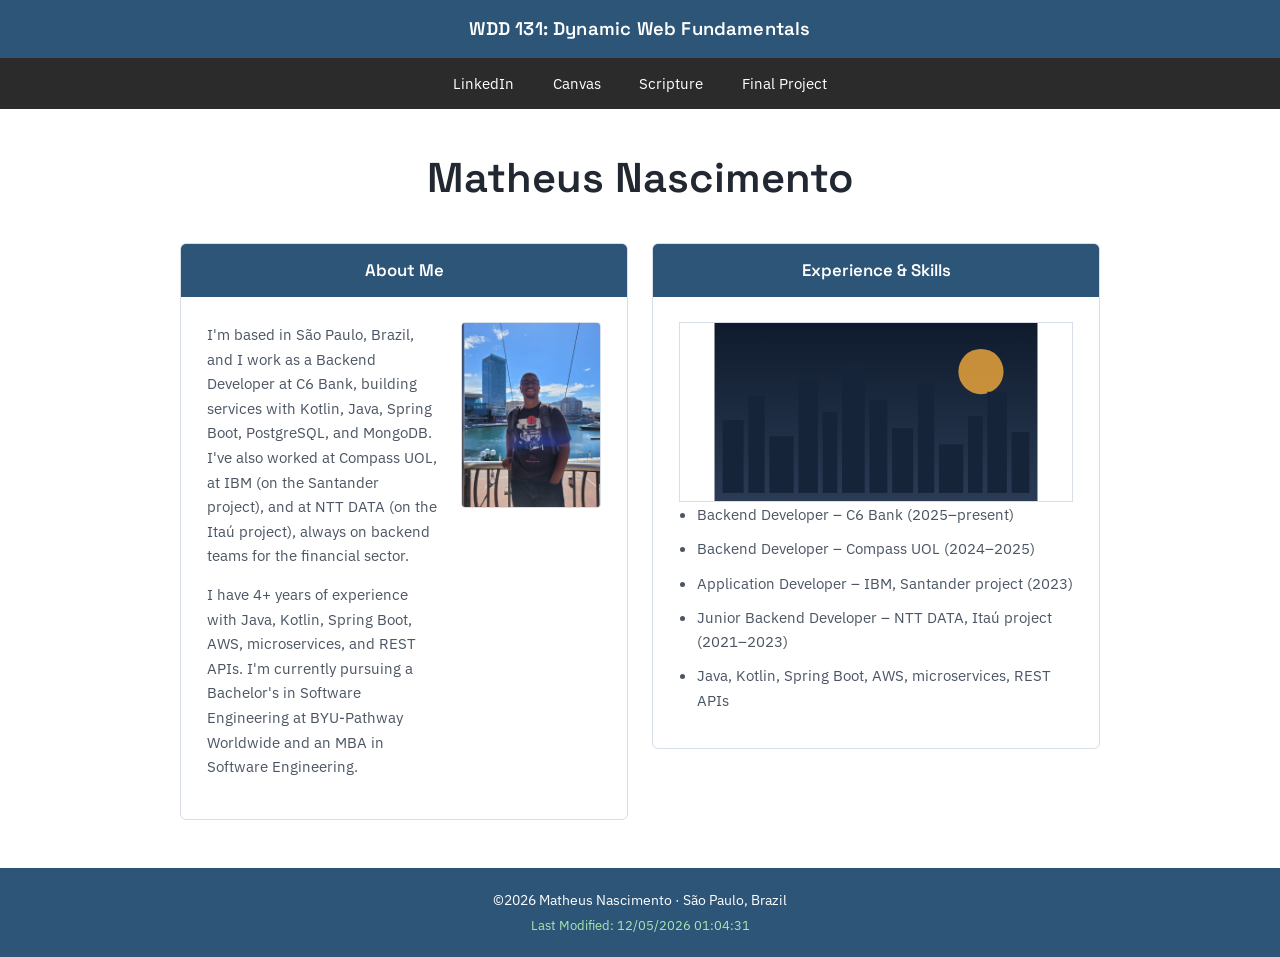
<file: index.html>
<!DOCTYPE html>
<html lang="pt-BR">
<head>
  <meta charset="UTF-8" />
  <meta name="viewport" content="width=device-width, initial-scale=1.0" />
  <title>WDD 131 – Dynamic Web Fundamentals – Matheus Nascimento</title>
  <meta name="description" content="Home page for Matheus Nascimento, a Backend Developer at C6 Bank with experience in Java, Kotlin, and Spring Boot" />
  <meta name="author" content="Matheus Nascimento" />
  <link rel="preconnect" href="https://fonts.googleapis.com" />
  <link rel="preconnect" href="https://fonts.gstatic.com" crossorigin />
  <link href="https://fonts.googleapis.com/css2?family=Space+Grotesk:wght@500;600&family=IBM+Plex+Sans:wght@400;500&display=swap" rel="stylesheet" />
  <link rel="stylesheet" href="styles/base.css" />
  <script src="scripts/getdates.js" defer></script>
</head>
<body>
  <header>
    <span id="course-title">WDD 131: Dynamic Web Fundamentals</span>
    <nav>
      <ul>
        <li><a href="https://www.linkedin.com/in/nascimento-matheus/" target="_blank" rel="noopener">LinkedIn</a></li>
        <li><a href="https://byupw.instructure.com/" target="_blank" rel="noopener">Canvas</a></li>
        <li><a href="https://www.churchofjesuschrist.org/study/scriptures" target="_blank" rel="noopener">Scripture</a></li>
        <li><a href="#">Final Project</a></li>
      </ul>
    </nav>
  </header>

  <main>
    <h1>Matheus Nascimento</h1>

    <div class="card-grid">
      <section class="card">
        <h2>About Me</h2>
        <div class="card-body about-layout">
          <div>
            <p>
              I'm based in São Paulo, Brazil, and I work as a Backend Developer
              at C6 Bank, building services with Kotlin, Java, Spring Boot,
              PostgreSQL, and MongoDB. I've also worked at Compass UOL, at IBM
              (on the Santander project), and at NTT DATA (on the Itaú
              project), always on backend teams for the financial sector.
            </p>
            <p>
              I have 4+ years of experience with Java, Kotlin, Spring Boot,
              AWS, microservices, and REST APIs. I'm currently pursuing a
              Bachelor's in Software Engineering at BYU-Pathway Worldwide and
              an MBA in Software Engineering.
            </p>
          </div>
          <img src="images/matheusnascimento.jpg" alt="Photo of Matheus Nascimento" width="140" height="180" />
        </div>
      </section>

      <section class="card">
        <h2>Experience &amp; Skills</h2>
        <div class="card-body">
          <img src="images/sp-skyline.svg" alt="Stylized São Paulo skyline at sunset" width="400" height="180" />
          <ul>
            <li>Backend Developer – C6 Bank (2025–present)</li>
            <li>Backend Developer – Compass UOL (2024–2025)</li>
            <li>Application Developer – IBM, Santander project (2023)</li>
            <li>Junior Backend Developer – NTT DATA, Itaú project (2021–2023)</li>
            <li>Java, Kotlin, Spring Boot, AWS, microservices, REST APIs</li>
          </ul>
        </div>
      </section>
    </div>
  </main>

  <footer>
    <p>&copy;<span id="currentyear"></span> Matheus Nascimento &middot; São Paulo, Brazil</p>
    <p id="lastModified"></p>
  </footer>
</body>
</html>
</file>
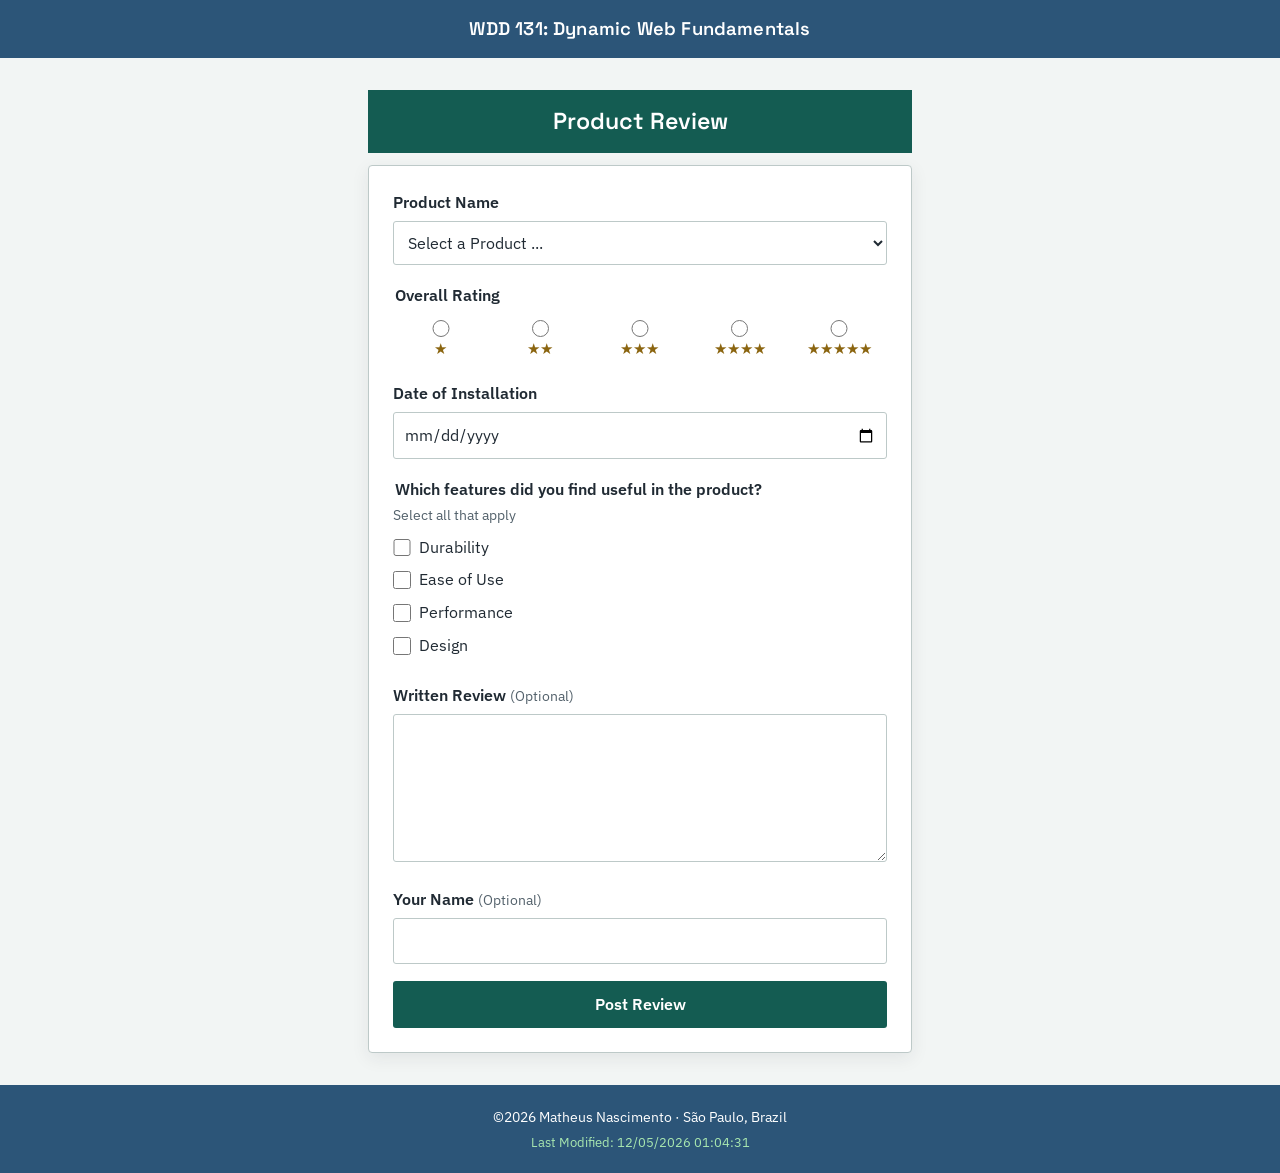
<file: form.html>
<!DOCTYPE html>
<html lang="en">
<head>
  <meta charset="UTF-8" />
  <meta name="viewport" content="width=device-width, initial-scale=1.0" />
  <title>Product Review | WDD 131</title>
  <meta name="description" content="Review a product by rating its performance, installation date, and useful features." />
  <meta name="author" content="Matheus Nascimento" />
  <link rel="preconnect" href="https://fonts.googleapis.com" />
  <link rel="preconnect" href="https://fonts.gstatic.com" crossorigin />
  <link href="https://fonts.googleapis.com/css2?family=Space+Grotesk:wght@500;600&family=IBM+Plex+Sans:wght@400;500;600&display=swap" rel="stylesheet" />
  <link rel="stylesheet" href="styles/base.css" />
  <link rel="stylesheet" href="styles/product-review.css" />
  <script src="scripts/getdates.js" defer></script>
  <script src="scripts/product-review.js" defer></script>
</head>
<body class="review-page">
  <header>
    <span id="course-title">WDD 131: Dynamic Web Fundamentals</span>
  </header>
  <main class="review-main">
    <h1>Product Review</h1>
    <form action="review.html" method="get">
      <div class="form-field">
        <label for="product">Product Name</label>
        <select id="product" name="product" required>
          <option value="" disabled selected>Select a Product ...</option>
        </select>
      </div>

      <fieldset class="rating-field form-field">
        <legend>Overall Rating</legend>
        <div class="rating-options">
          <label for="rating-1">
            <input id="rating-1" name="rating" type="radio" value="1" required />
            <span class="rating-stars" aria-hidden="true">★</span>
            <span class="visually-hidden">1 star</span>
          </label>
          <label for="rating-2">
            <input id="rating-2" name="rating" type="radio" value="2" required />
            <span class="rating-stars" aria-hidden="true">★★</span>
            <span class="visually-hidden">2 stars</span>
          </label>
          <label for="rating-3">
            <input id="rating-3" name="rating" type="radio" value="3" required />
            <span class="rating-stars" aria-hidden="true">★★★</span>
            <span class="visually-hidden">3 stars</span>
          </label>
          <label for="rating-4">
            <input id="rating-4" name="rating" type="radio" value="4" required />
            <span class="rating-stars" aria-hidden="true">★★★★</span>
            <span class="visually-hidden">4 stars</span>
          </label>
          <label for="rating-5">
            <input id="rating-5" name="rating" type="radio" value="5" required />
            <span class="rating-stars" aria-hidden="true">★★★★★</span>
            <span class="visually-hidden">5 stars</span>
          </label>
        </div>
      </fieldset>

      <div class="form-field">
        <label for="installation-date">Date of Installation</label>
        <input id="installation-date" name="installationDate" type="date" required />
      </div>

      <fieldset class="features-field form-field">
        <legend>Which features did you find useful in the product?</legend>
        <p class="field-note">Select all that apply</p>
        <label for="feature-durability"><input id="feature-durability" name="features" type="checkbox" value="Durability" /> Durability</label>
        <label for="feature-ease"><input id="feature-ease" name="features" type="checkbox" value="Ease of Use" /> Ease of Use</label>
        <label for="feature-performance"><input id="feature-performance" name="features" type="checkbox" value="Performance" /> Performance</label>
        <label for="feature-design"><input id="feature-design" name="features" type="checkbox" value="Design" /> Design</label>
      </fieldset>

      <div class="form-field">
        <label for="written-review">Written Review <span class="optional">(Optional)</span></label>
        <textarea id="written-review" name="writtenReview" rows="5"></textarea>
      </div>

      <div class="form-field">
        <label for="user-name">Your Name <span class="optional">(Optional)</span></label>
        <input id="user-name" name="userName" type="text" autocomplete="name" />
      </div>

      <input class="submit-button" type="submit" value="Post Review" />
    </form>
  </main>

  <footer class="review-footer">
    <p>&copy;<span id="currentyear"></span> Matheus Nascimento &middot; São Paulo, Brazil</p>
    <p id="lastModified"></p>
  </footer>
</body>
</html>
</file>
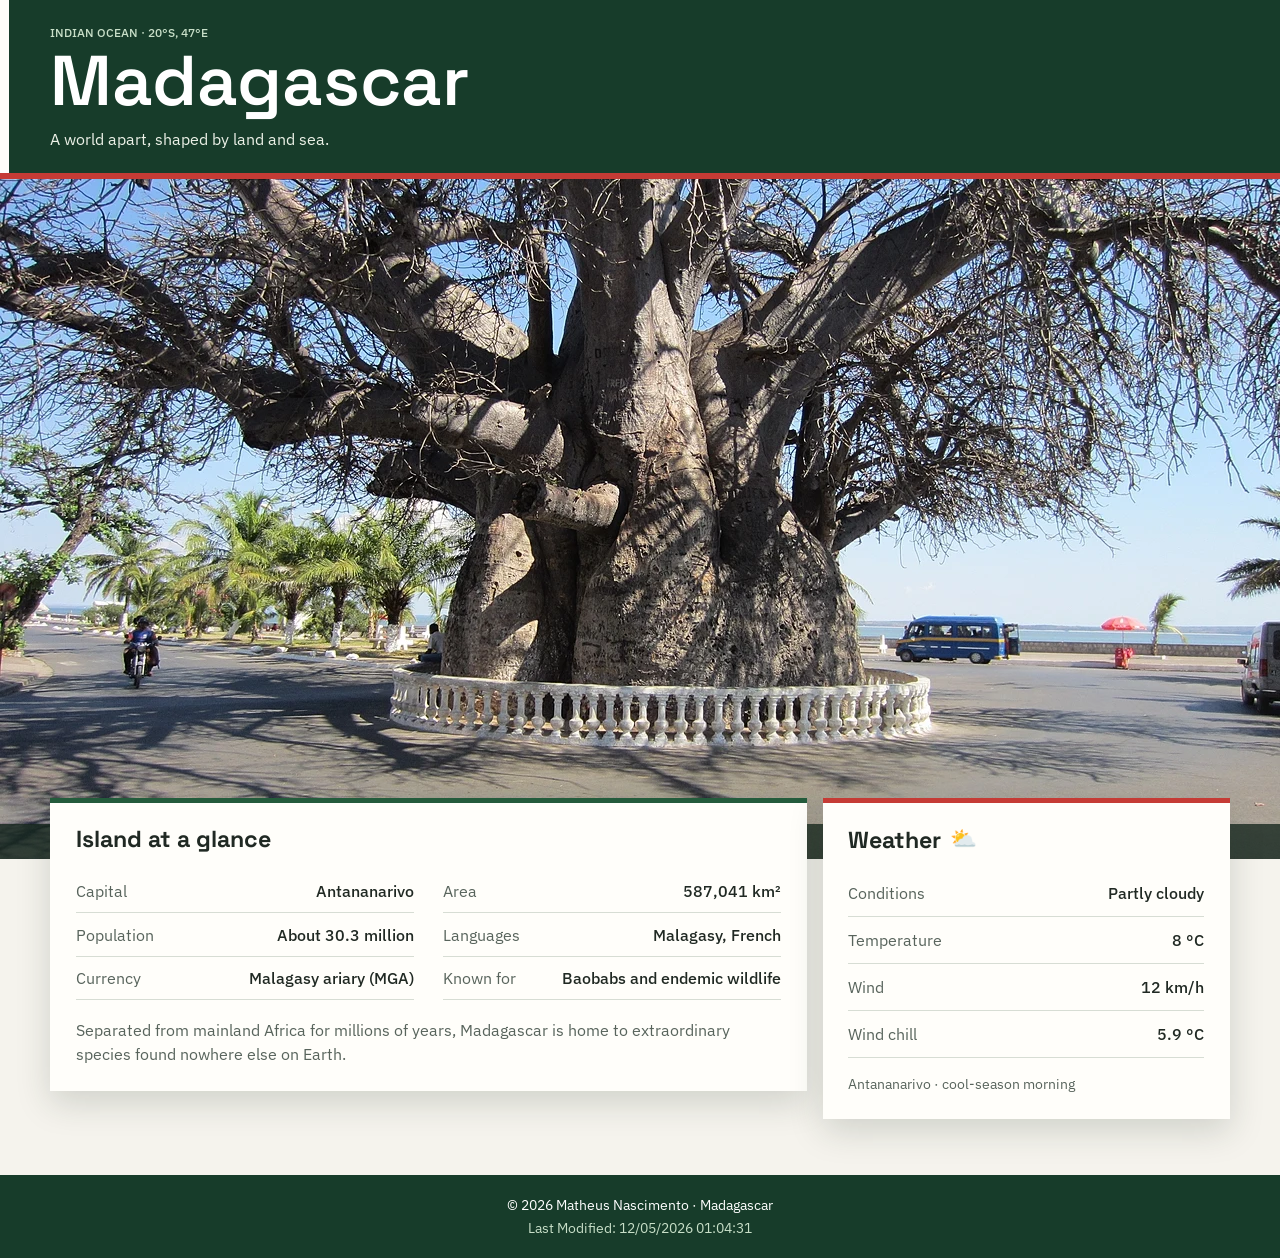
<file: place.html>
<!DOCTYPE html>
<html lang="en">
<head>
  <meta charset="UTF-8" />
  <meta name="viewport" content="width=device-width, initial-scale=1.0" />
  <title>Madagascar | Island of Baobabs</title>
  <meta name="description" content="Discover Madagascar, an island nation known for its baobabs, unique wildlife, and Indian Ocean coastline." />
  <meta name="author" content="Matheus Nascimento" />
  <link rel="preconnect" href="https://fonts.googleapis.com" />
  <link rel="preconnect" href="https://fonts.gstatic.com" crossorigin />
  <link href="https://fonts.googleapis.com/css2?family=Space+Grotesk:wght@500;600&family=IBM+Plex+Sans:wght@400;500&display=swap" rel="stylesheet" />
  <link rel="stylesheet" href="styles/place.css" />
  <script src="scripts/place.js" defer></script>
</head>
<body>
  <header class="site-header">
    <p class="eyebrow">Indian Ocean · 20°S, 47°E</p>
    <h1>Madagascar</h1>
    <p class="tagline">A world apart, shaped by land and sea.</p>
  </header>

  <main>
    <figure class="hero">
      <picture>
        <source media="(max-width: 700px)" srcset="images/madagascar-mobile.webp" sizes="100vw" type="image/webp" />
        <img src="images/madagascar-wide.webp" srcset="images/madagascar-wide.webp 1280w" sizes="100vw" alt="Baobab scenery in Madagascar" width="1280" height="719" fetchpriority="high" />
      </picture>
      <figcaption>
        <span class="credit-wide">Photo: Lukys, <a href="https://creativecommons.org/licenses/by-sa/3.0/" target="_blank" rel="noopener">CC BY-SA 3.0</a>, via <a href="https://commons.wikimedia.org/wiki/File:The_baobab,_Mahajanga.jpg" target="_blank" rel="noopener">Wikimedia Commons</a>. Resized and converted to WebP.</span>
        <span class="credit-mobile">Photo: Chainsawpunk, <a href="https://creativecommons.org/licenses/by-sa/4.0/" target="_blank" rel="noopener">CC BY-SA 4.0</a>, via <a href="https://commons.wikimedia.org/wiki/File:Goat_in_front_of_Avenue_of_the_Baobabs.jpg" target="_blank" rel="noopener">Wikimedia Commons</a>. Converted to WebP.</span>
      </figcaption>
    </figure>

    <div class="page-content">
      <section class="info-panel" aria-labelledby="data-heading">
        <h2 id="data-heading">Island at a glance</h2>
        <dl>
          <div><dt>Capital</dt><dd>Antananarivo</dd></div>
          <div><dt>Area</dt><dd>587,041 km²</dd></div>
          <div><dt>Population</dt><dd>About 30.3 million</dd></div>
          <div><dt>Languages</dt><dd>Malagasy, French</dd></div>
          <div><dt>Currency</dt><dd>Malagasy ariary (MGA)</dd></div>
          <div><dt>Known for</dt><dd>Baobabs and endemic wildlife</dd></div>
        </dl>
        <p class="about-copy">Separated from mainland Africa for millions of years, Madagascar is home to extraordinary species found nowhere else on Earth.</p>
      </section>

      <section class="weather-panel" aria-labelledby="weather-heading">
        <h2 id="weather-heading">Weather</h2>
        <img class="weather-icon" src="images/weather-partly-cloudy.svg" alt="Partly cloudy" width="52" height="52" />
        <dl>
          <div><dt>Conditions</dt><dd>Partly cloudy</dd></div>
          <div><dt>Temperature</dt><dd><span id="temperature">8</span> °C</dd></div>
          <div><dt>Wind</dt><dd><span id="wind-speed">12</span> km/h</dd></div>
          <div><dt>Wind chill</dt><dd id="wind-chill">N/A</dd></div>
        </dl>
        <p class="weather-note">Antananarivo · cool-season morning</p>
      </section>
    </div>
  </main>

  <footer>
    <p>&copy; <span id="currentyear"></span> Matheus Nascimento · Madagascar</p>
    <p id="lastModified"></p>
  </footer>
</body>
</html>
</file>
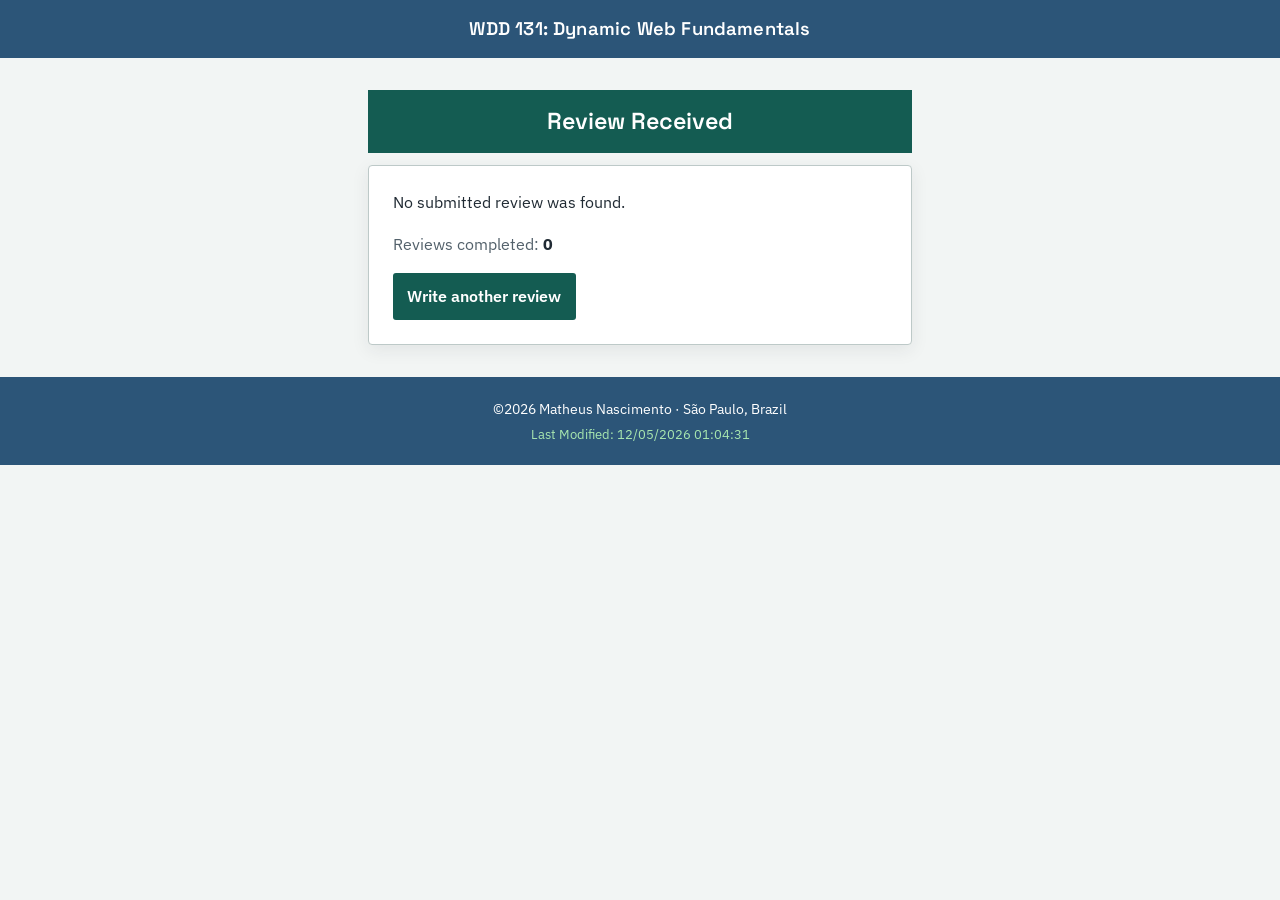
<file: review.html>
<!DOCTYPE html>
<html lang="en">
<head>
  <meta charset="UTF-8" />
  <meta name="viewport" content="width=device-width, initial-scale=1.0" />
  <title>Review Submitted | WDD 131</title>
  <meta name="description" content="Confirmation page for submitted product reviews, with review details and the number of completed submissions." />
  <meta name="author" content="Matheus Nascimento" />
  <link rel="preconnect" href="https://fonts.googleapis.com" />
  <link rel="preconnect" href="https://fonts.gstatic.com" crossorigin />
  <link href="https://fonts.googleapis.com/css2?family=Space+Grotesk:wght@500;600&family=IBM+Plex+Sans:wght@400;500;600&display=swap" rel="stylesheet" />
  <link rel="stylesheet" href="styles/base.css" />
  <link rel="stylesheet" href="styles/product-review.css" />
  <script src="scripts/getdates.js" defer></script>
  <script src="scripts/review-confirmation.js" defer></script>
</head>
<body class="review-page">
  <header>
    <span id="course-title">WDD 131: Dynamic Web Fundamentals</span>
  </header>
  <main class="review-main confirmation-main">
    <h1>Review Received</h1>
    <section aria-live="polite">
      <p id="confirmation-message">No submitted review was found.</p>
      <dl id="review-details" hidden>
        <div><dt>Product</dt><dd id="submitted-product"></dd></div>
        <div><dt>Rating</dt><dd id="submitted-rating"></dd></div>
        <div><dt>Date of Installation</dt><dd id="submitted-date"></dd></div>
      </dl>
      <p class="review-count">Reviews completed: <strong id="review-count">0</strong></p>
      <a class="return-link" href="form.html">Write another review</a>
    </section>
  </main>

  <footer class="review-footer">
    <p>&copy;<span id="currentyear"></span> Matheus Nascimento &middot; São Paulo, Brazil</p>
    <p id="lastModified"></p>
  </footer>
</body>
</html>
</file>
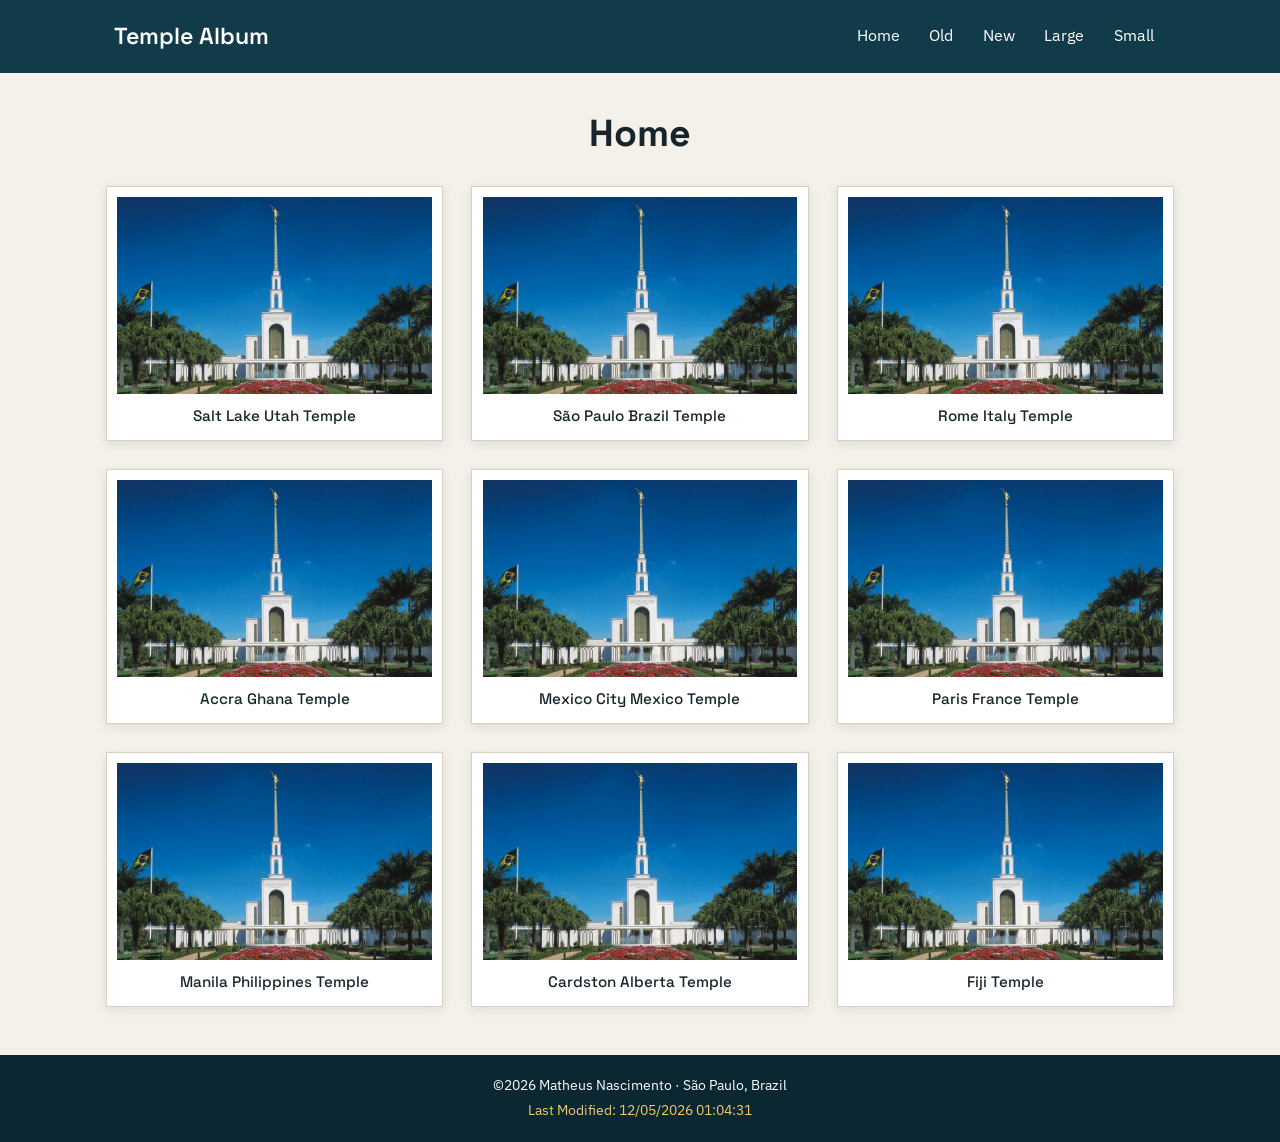
<file: temples.html>
<!DOCTYPE html>
<html lang="en">
<head>
  <meta charset="UTF-8" />
  <meta name="viewport" content="width=device-width, initial-scale=1.0" />
  <title>Temple Album | WDD 131</title>
  <meta name="description" content="Explore a responsive Temple Album featuring temple photographs and captions from locations around the world." />
  <meta name="author" content="Matheus Nascimento" />
  <link rel="preconnect" href="https://fonts.googleapis.com" />
  <link rel="preconnect" href="https://fonts.gstatic.com" crossorigin />
  <link href="https://fonts.googleapis.com/css2?family=Space+Grotesk:wght@500;600&family=IBM+Plex+Sans:wght@400;500&display=swap" rel="stylesheet" />
  <link rel="stylesheet" href="styles/temples.css" />
  <link rel="stylesheet" href="styles/temples-large.css" />
  <script src="scripts/temples.js" defer></script>
</head>
<body>
  <header class="site-header">
    <div class="header-inner">
      <span class="site-title">Temple Album</span>
      <button class="menu-toggle" type="button" aria-label="Open navigation menu" aria-expanded="false" aria-controls="primary-nav">☰</button>
      <nav id="primary-nav" aria-label="Primary navigation">
        <ul>
          <li><a href="#home">Home</a></li>
          <li><a href="#old">Old</a></li>
          <li><a href="#new">New</a></li>
          <li><a href="#large">Large</a></li>
          <li><a href="#small">Small</a></li>
        </ul>
      </nav>
    </div>
  </header>

  <main id="home">
    <h1>Home</h1>
    <div class="temple-grid">
      <figure>
        <img src="images/sao_paulo_temple.jpeg" alt="Sao Paulo Temple image" width="640" height="400" />
        <figcaption>Salt Lake Utah Temple </figcaption>
      </figure>
      <figure>
        <img src="images/sao_paulo_temple.jpeg" alt="Sao Paulo Temple image" width="640" height="400" />
        <figcaption>São Paulo Brazil Temple </figcaption>
      </figure>
      <figure>
        <img src="images/sao_paulo_temple.jpeg" alt="Sao Paulo Temple image" width="640" height="400" />
        <figcaption>Rome Italy Temple </figcaption>
      </figure>
      <figure>
        <img src="images/sao_paulo_temple.jpeg" alt="Sao Paulo Temple image" width="640" height="400" />
        <figcaption>Accra Ghana Temple </figcaption>
      </figure>
      <figure>
        <img src="images/sao_paulo_temple.jpeg" alt="Sao Paulo Temple image" width="640" height="400" />
        <figcaption>Mexico City Mexico Temple </figcaption>
      </figure>
      <figure>
        <img src="images/sao_paulo_temple.jpeg" alt="Sao Paulo Temple image" width="640" height="400" />
        <figcaption>Paris France Temple </figcaption>
      </figure>
      <figure>
        <img src="images/sao_paulo_temple.jpeg" alt="Sao Paulo Temple image" width="640" height="400" />
        <figcaption>Manila Philippines Temple </figcaption>
      </figure>
      <figure>
        <img src="images/sao_paulo_temple.jpeg" alt="Sao Paulo Temple image" width="640" height="400" />
        <figcaption>Cardston Alberta Temple </figcaption>
      </figure>
      <figure>
        <img src="images/sao_paulo_temple.jpeg" alt="Sao Paulo Temple image" width="640" height="400" />
        <figcaption>Fiji Temple </figcaption>
      </figure>
    </div>
  </main>

  <footer>
    <p>&copy;<span id="currentyear"></span> Matheus Nascimento &middot; São Paulo, Brazil</p>
    <p id="lastModified"></p>
  </footer>
</body>
</html>
</file>
<file: styles/base.css>
:root {
  --color-header: #2C5578;
  --color-nav: #2B2B2B;
  --color-bg: #FFFFFF;
  --color-surface: #FFFFFF;
  --color-border: #D8DEE6;
  --color-accent: #2C5578;
  --color-link: #1A5AA8;
  --color-text: #222831;
  --color-text-muted: #4B5563;
  --color-footer: #2C5578;

  --font-display: "Space Grotesk", sans-serif;
  --font-body: "IBM Plex Sans", sans-serif;

  --max-width: 960px;
}

* {
  box-sizing: border-box;
}

body {
  margin: 0;
  background-color: var(--color-bg);
  color: var(--color-text);
  font-family: var(--font-body);
  line-height: 1.6;
}

img {
  max-width: 100%;
  display: block;
}

a {
  color: var(--color-link);
}

/* ===== Header ===== */
header {
  background-color: var(--color-header);
}

header span#course-title {
  display: block;
  text-align: center;
  font-family: var(--font-display);
  font-size: 1.15rem;
  font-weight: 600;
  letter-spacing: 0.01em;
  color: #FFFFFF;
  padding: 0.9rem 1rem;
}

header nav {
  background-color: var(--color-nav);
}

header nav ul {
  list-style: none;
  display: flex;
  justify-content: center;
  gap: 2.4rem;
  margin: 0;
  padding: 0.8rem 1rem;
  flex-wrap: wrap;
}

header nav a {
  color: #FFFFFF;
  text-decoration: none;
  font-size: 0.95rem;
  padding-bottom: 4px;
  border-bottom: 1px solid #0000;
  transition: color 0.15s ease, border-color 0.15s ease;
}

header nav a:hover,
header nav a:focus-visible {
  color: #E8A33D;
  border-bottom-color: #E8A33D;
}

/* ===== Main ===== */
main {
  max-width: var(--max-width);
  margin: 0 auto;
  padding: 2.2rem 1.25rem 3rem;
}

main h1 {
  font-family: var(--font-display);
  font-size: clamp(1.9rem, 4vw, 2.6rem);
  font-weight: 600;
  text-align: center;
  margin: 0 0 2rem;
  color: var(--color-text);
}

.card-grid {
  display: grid;
  grid-template-columns: 1fr 1fr;
  gap: 1.5rem;
  align-items: start;
}

.card {
  background-color: var(--color-surface);
  border: 1px solid var(--color-border);
  border-radius: 6px;
  overflow: hidden;
}

.card h2 {
  font-family: var(--font-display);
  font-weight: 600;
  font-size: 1.05rem;
  margin: 0;
  padding: 0.8rem 1.4rem;
  background-color: var(--color-header);
  color: #FFFFFF;
  text-align: center;
}

.card .card-body {
  padding: 1.6rem;
}

.card img {
  border: 1px solid var(--color-border);
}

.about-layout {
  display: flex;
  gap: 1.4rem;
  align-items: flex-start;
}

.about-layout p {
  margin: 0 0 0.9rem;
  color: var(--color-text-muted);
  font-size: 0.96rem;
}

.about-layout img {
  flex-shrink: 0;
  width: 140px;
  height: auto;
  border-radius: 4px;
}

.card p {
  color: var(--color-text-muted);
  font-size: 0.96rem;
  margin: 0 0 0.9rem;
}

.card ul {
  margin: 0;
  padding-left: 1.15rem;
  color: var(--color-text-muted);
  font-size: 0.96rem;
}

.card li {
  margin-bottom: 0.6rem;
}

/* ===== Footer ===== */
footer {
  background-color: var(--color-footer);
  color: #FFFFFF;
  text-align: center;
  padding: 1.1rem 1rem;
  font-size: 0.9rem;
}

footer p {
  margin: 0.2rem 0;
}

footer #lastModified {
  color: #A9E8B0;
  font-size: 0.82rem;
}

/* ===== Responsive ===== */
@media (max-width: 640px) {
  .card-grid {
    grid-template-columns: 1fr;
  }

  .about-layout {
    flex-direction: column;
  }

  .about-layout img {
    width: 100%;
    max-width: 220px;
    margin: 0 auto;
  }

  header nav ul {
    gap: 1.2rem;
  }
}
</file>
<file: styles/product-review.css>
.review-page {
  --review-ink: #202a33;
  --review-muted: #53616b;
  --review-surface: #f2f5f4;
  --review-border: #bdc9c8;
  --review-accent: #145c52;
  --review-highlight: #f2c14e;
  background: var(--review-surface);
  color: var(--review-ink);
}

.review-main {
  width: min(100% - 2rem, 34rem);
  margin: 2rem auto;
  padding: 0;
}

.review-main h1 {
  margin: 0 0 0.75rem;
  padding: 0.8rem 1rem;
  background: var(--review-accent);
  color: #fff;
  font-size: 1.45rem;
}

.review-main form,
.confirmation-main section {
  padding: clamp(1rem, 4vw, 1.5rem);
  border: 1px solid var(--review-border);
  border-radius: 4px;
  background: #fff;
  box-shadow: 0 5px 18px #202a3314;
}

.form-field {
  min-width: 0;
  margin: 0 0 1.1rem;
  padding: 0;
  border: 0;
}

.form-field > label,
.form-field legend {
  display: block;
  margin-bottom: 0.35rem;
  font-weight: 600;
}

.form-field input[type="date"],
.form-field input[type="text"],
.form-field select,
.form-field textarea {
  width: 100%;
  min-height: 2.75rem;
  padding: 0.55rem 0.65rem;
  border: 1px solid var(--review-border);
  border-radius: 3px;
  background: #fff;
  color: var(--review-ink);
  font: inherit;
}

.form-field textarea {
  min-height: 8rem;
  resize: vertical;
}

.form-field input:focus-visible,
.form-field select:focus-visible,
.form-field textarea:focus-visible,
.rating-options input:focus-visible,
.features-field input:focus-visible,
.submit-button:focus-visible,
.return-link:focus-visible {
  outline: 3px solid var(--review-highlight);
  outline-offset: 2px;
}

.rating-options {
  display: grid;
  grid-template-columns: repeat(5, 1fr);
  gap: 0.25rem;
  text-align: center;
}

.rating-options label {
  display: grid;
  justify-items: center;
  gap: 0.15rem;
  min-width: 0;
  padding: 0.35rem 0.1rem;
  cursor: pointer;
}

.rating-options input,
.features-field input {
  width: 1.1rem;
  height: 1.1rem;
  margin: 0;
  accent-color: var(--review-accent);
}

.rating-stars {
  color: #8b6510;
  font-size: 0.95rem;
  line-height: 1.2;
  white-space: nowrap;
}

.field-note {
  margin: -0.25rem 0 0.5rem;
  color: var(--review-muted);
  font-size: 0.88rem;
}

.features-field > label {
  display: flex;
  align-items: center;
  gap: 0.55rem;
  margin: 0.45rem 0;
  font-weight: 400;
  cursor: pointer;
}

.optional {
  color: var(--review-muted);
  font-size: 0.85em;
  font-weight: 400;
}

.submit-button {
  width: 100%;
  min-height: 2.9rem;
  border: 0;
  border-radius: 3px;
  background: var(--review-accent);
  color: #fff;
  font: 600 1rem var(--font-body);
  cursor: pointer;
}

.submit-button:hover {
  background: #0d483f;
}

.confirmation-main section > p:first-child {
  margin-top: 0;
}

#review-details {
  margin: 1.25rem 0;
}

#review-details div {
  display: grid;
  grid-template-columns: minmax(9rem, 1fr) 2fr;
  gap: 1rem;
  padding: 0.65rem 0;
  border-bottom: 1px solid var(--review-border);
}

#review-details dt {
  font-weight: 600;
}

#review-details dd {
  margin: 0;
  overflow-wrap: anywhere;
}

.review-count {
  color: var(--review-muted);
}

.review-count strong {
  color: var(--review-ink);
}

.return-link {
  display: inline-block;
  padding: 0.65rem 0.9rem;
  border-radius: 3px;
  background: var(--review-accent);
  color: #fff;
  font-weight: 600;
  text-decoration: none;
}

.visually-hidden {
  position: absolute;
  width: 1px;
  height: 1px;
  overflow: hidden;
  clip: rect(0, 0, 0, 0);
  white-space: nowrap;
  clip-path: inset(50%);
}

.review-footer {
  margin-top: 2rem;
}

@media (max-width: 420px) {
  .review-main {
    width: min(100% - 1rem, 34rem);
    margin-top: 0.75rem;
  }

  .review-main h1 {
    font-size: 1.25rem;
  }

  .rating-options {
    gap: 0;
  }

  .rating-stars {
    font-size: 0.78rem;
  }

  #review-details div {
    grid-template-columns: 1fr;
    gap: 0.15rem;
  }
}
</file>
<file: styles/place.css>
:root {
  --color-green: #245b3c;
  --color-green-deep: #173c2a;
  --color-red: #c53b35;
  --color-paper: #f5f3ed;
  --color-surface: #fffefa;
  --color-ink: #202923;
  --color-muted: #58645c;
  --color-line: #d7ddd4;
  --font-display: "Space Grotesk", sans-serif;
  --font-body: "IBM Plex Sans", sans-serif;
}

* {
  box-sizing: border-box;
}

body {
  margin: 0;
  background: var(--color-paper);
  color: var(--color-ink);
  font-family: var(--font-body);
  line-height: 1.5;
}

.site-header {
  position: relative;
  z-index: 1;
  padding: 1.45rem max(1.25rem, calc((100vw - 1180px) / 2)) 1.35rem;
  color: #fff;
  background: var(--color-green-deep);
  border-bottom: 6px solid var(--color-red);
}

.site-header::before {
  position: absolute;
  top: 0;
  bottom: 0;
  left: 0;
  width: 9px;
  background: #fffefa;
  content: "";
}

.eyebrow,
.tagline,
.site-header h1 {
  max-width: 1180px;
  margin: 0 auto;
}

.eyebrow {
  color: #c8dfc8;
  font-size: 0.78rem;
  font-weight: 500;
  text-transform: uppercase;
}

.site-header h1 {
  margin-top: 0.2rem;
  font-family: var(--font-display);
  font-size: 4.4rem;
  font-weight: 600;
  line-height: 1.05;
}

.tagline {
  margin-top: 0.5rem;
  color: #edf2e8;
  font-size: 1rem;
}

main {
  max-width: 1440px;
  margin: 0 auto;
}

.hero {
  position: relative;
  height: min(64vw, 680px);
  min-height: 380px;
  margin: 0;
  overflow: hidden;
  background: #677b59;
}

.hero picture,
.hero img {
  display: block;
  width: 100%;
  height: 100%;
}

.hero img {
  object-fit: cover;
  object-position: center 52%;
}

.hero figcaption {
  position: absolute;
  right: 0;
  bottom: 0;
  left: 0;
  padding: 0.55rem max(1rem, calc((100vw - 1180px) / 2));
  color: #fff;
  background: rgb(18 35 25 / 76%);
  font-size: 0.72rem;
}

.hero figcaption a {
  color: #fff;
  text-decoration-thickness: 1px;
  text-underline-offset: 2px;
}

.credit-mobile {
  display: none;
}

.page-content {
  position: relative;
  z-index: 1;
  display: grid;
  grid-template-columns: minmax(0, 1.3fr) minmax(280px, 0.7fr);
  gap: 1rem;
  width: min(1180px, calc(100% - 3rem));
  margin: -3.8rem auto 3.5rem;
  align-items: start;
}

.info-panel,
.weather-panel {
  padding: 1.45rem 1.6rem 1.55rem;
  background: var(--color-surface);
  border-top: 5px solid var(--color-green);
  box-shadow: 0 12px 32px rgb(28 47 34 / 17%);
}

.weather-panel {
  border-top-color: var(--color-red);
}

.info-panel h2,
.weather-panel h2 {
  margin: 0 0 1rem;
  font-family: var(--font-display);
  font-size: 1.45rem;
  line-height: 1.2;
}

.weather-panel h2::after {
  margin-left: 0.55rem;
  content: "⛅";
  font-family: var(--font-body);
  font-size: 1.35rem;
  vertical-align: 0.08em;
}

.weather-icon {
  display: none;
}

dl {
  margin: 0;
}

.info-panel dl {
  display: grid;
  grid-template-columns: repeat(2, minmax(0, 1fr));
  column-gap: 1.8rem;
}

dl div {
  display: flex;
  justify-content: space-between;
  gap: 0.75rem;
  padding: 0.58rem 0;
  border-bottom: 1px solid var(--color-line);
}

dt {
  color: var(--color-muted);
}

dd {
  margin: 0;
  font-weight: 500;
  text-align: right;
}

.about-copy {
  margin: 1.1rem 0 0;
  color: var(--color-muted);
}

.weather-panel dl div {
  padding: 0.68rem 0;
}

.weather-note {
  margin: 1rem 0 0;
  color: var(--color-muted);
  font-size: 0.88rem;
}

footer {
  padding: 1rem;
  color: #fff;
  background: var(--color-green-deep);
  text-align: center;
  font-size: 0.86rem;
}

footer p {
  margin: 0.2rem;
}

footer #lastModified {
  color: #c8dfc8;
}

@media (max-width: 700px) {
  .site-header {
    padding: 1.2rem 1.25rem 1.1rem;
  }

  .site-header h1 {
    font-size: 2.7rem;
  }

  .hero {
    height: 58vh;
    min-height: 350px;
    max-height: 520px;
  }

  .hero img {
    object-position: center 44%;
  }

  .hero figcaption {
    padding: 0.5rem 1rem;
    font-size: 0.65rem;
  }

  .credit-wide {
    display: none;
  }

  .credit-mobile {
    display: inline;
  }

  .page-content {
    grid-template-columns: 1fr;
    gap: 0.85rem;
    width: calc(100% - 2rem);
    margin: 1rem auto 2rem;
  }

  .info-panel,
  .weather-panel {
    padding: 1.2rem 1.15rem 1.3rem;
    box-shadow: 0 5px 18px rgb(28 47 34 / 10%);
  }

  .info-panel dl {
    grid-template-columns: 1fr;
  }

  .weather-panel h2::after {
    content: none;
  }

  .weather-icon {
    display: block;
    float: right;
    width: 48px;
    height: 48px;
    margin: -0.2rem 0 0.5rem 0.8rem;
  }
}

@media (max-width: 380px) {
  .site-header h1 {
    font-size: 2.35rem;
  }

  .hero figcaption {
    font-size: 0.58rem;
  }
}
</file>
<file: styles/temples.css>
:root {
  --color-header: #123b4a;
  --color-header-dark: #0a2732;
  --color-background: #f4f1ea;
  --color-surface: #ffffff;
  --color-text: #17252b;
  --color-accent: #e2a83b;
  --color-border: #d8d1c2;
  --font-display: "Space Grotesk", sans-serif;
  --font-body: "IBM Plex Sans", sans-serif;
}

* {
  box-sizing: border-box;
}

body {
  margin: 0;
  background: var(--color-background);
  color: var(--color-text);
  font-family: var(--font-body);
  line-height: 1.5;
}

.site-header {
  background: var(--color-header);
  color: #fff;
}

.header-inner {
  max-width: 1100px;
  margin: 0 auto;
  padding: 0.9rem 1rem;
  display: flex;
  align-items: center;
  justify-content: space-between;
  gap: 1rem;
}

.site-title {
  font-family: var(--font-display);
  font-size: 1.45rem;
  font-weight: 600;
}

.menu-toggle {
  border: 0;
  background: transparent;
  color: #fff;
  cursor: pointer;
  font-size: 1.8rem;
  line-height: 1;
  padding: 0.2rem 0.45rem;
}

nav {
  display: none;
  flex-basis: 100%;
}

nav.is-open {
  display: block;
}

nav ul {
  list-style: none;
  display: flex;
  flex-direction: column;
  gap: 0.25rem;
  margin: 0;
  padding: 0.75rem 0 0;
}

nav a {
  display: block;
  color: #fff;
  text-decoration: none;
  padding: 0.55rem 0.7rem;
  border-left: 3px solid transparent;
}

nav a:hover,
nav a:focus-visible {
  color: var(--color-accent);
  border-left-color: var(--color-accent);
  background: var(--color-header-dark);
}

main {
  max-width: 1100px;
  margin: 0 auto;
  padding: 2rem 1rem 3rem;
}

h1 {
  font-family: var(--font-display);
  font-size: 2rem;
  text-align: center;
  margin: 0 0 1.5rem;
}

.temple-grid {
  display: grid;
  grid-template-columns: 1fr;
  gap: 1.5rem;
}

figure {
  margin: 0;
  background: var(--color-surface);
  border: 1px solid var(--color-border);
  padding: 0.65rem;
  box-shadow: 0 3px 10px rgb(23 37 43 / 10%);
}

figure img {
  display: block;
  width: 100%;
  height: auto;
}

figcaption {
  padding: 0.7rem 0.2rem 0.1rem;
  font-family: var(--font-display);
  font-size: 0.95rem;
  font-weight: 500;
  text-align: center;
}

footer {
  background: var(--color-header-dark);
  color: #fff;
  text-align: center;
  padding: 1.1rem 1rem;
  font-size: 0.88rem;
}

footer p {
  margin: 0.2rem 0;
}

footer #lastModified {
  color: #f3c96e;
}
</file>
<file: styles/temples-large.css>
@media (min-width: 700px) {
  .header-inner {
    flex-wrap: nowrap;
    padding: 1rem 1.5rem;
  }

  .menu-toggle {
    display: none;
  }

  nav {
    display: block;
    flex-basis: auto;
  }

  nav ul {
    flex-direction: row;
    align-items: center;
    gap: 0.35rem;
    padding: 0;
  }

  nav a {
    border-left: 0;
    border-bottom: 3px solid transparent;
    padding: 0.45rem 0.75rem;
  }

  nav a:hover,
  nav a:focus-visible {
    border-left-color: transparent;
    border-bottom-color: var(--color-accent);
  }

  h1 {
    font-size: 2.35rem;
  }

  .temple-grid {
    grid-template-columns: repeat(3, 1fr);
    gap: 1.75rem;
  }
}
</file>
